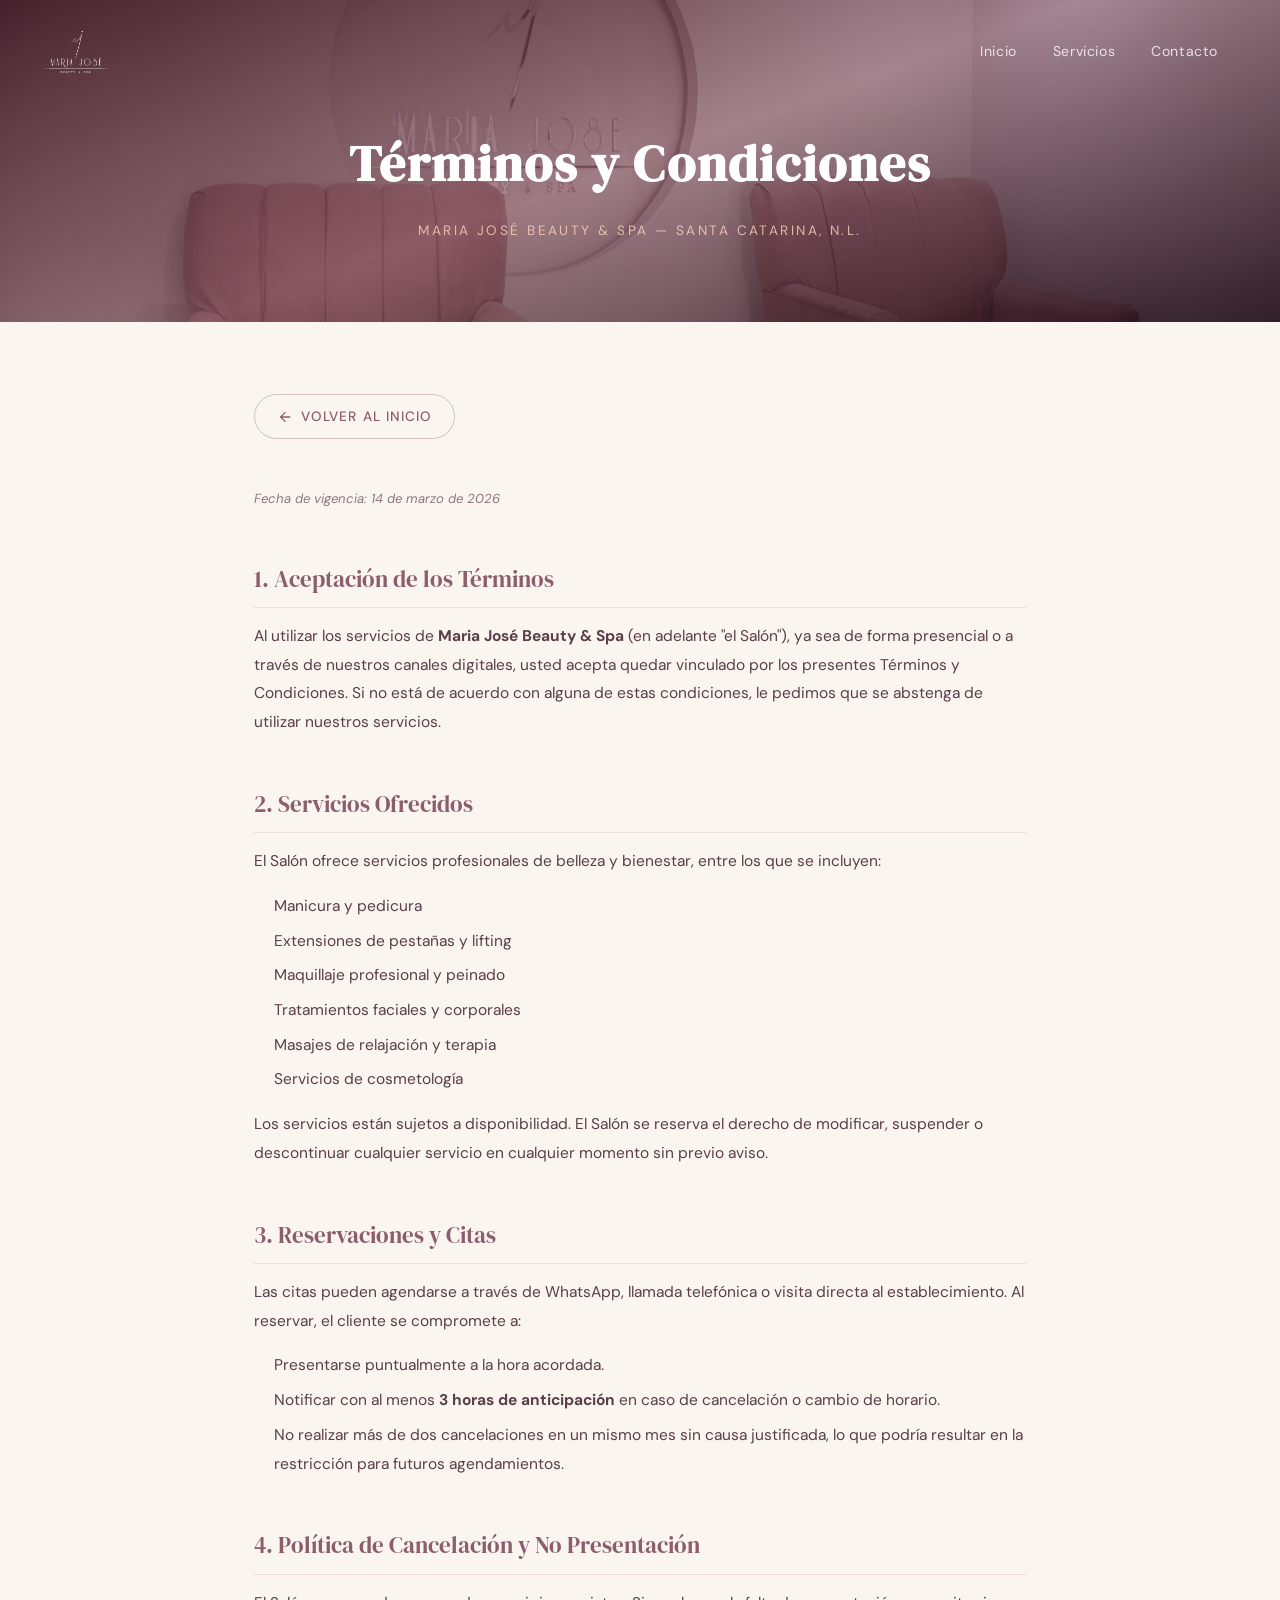
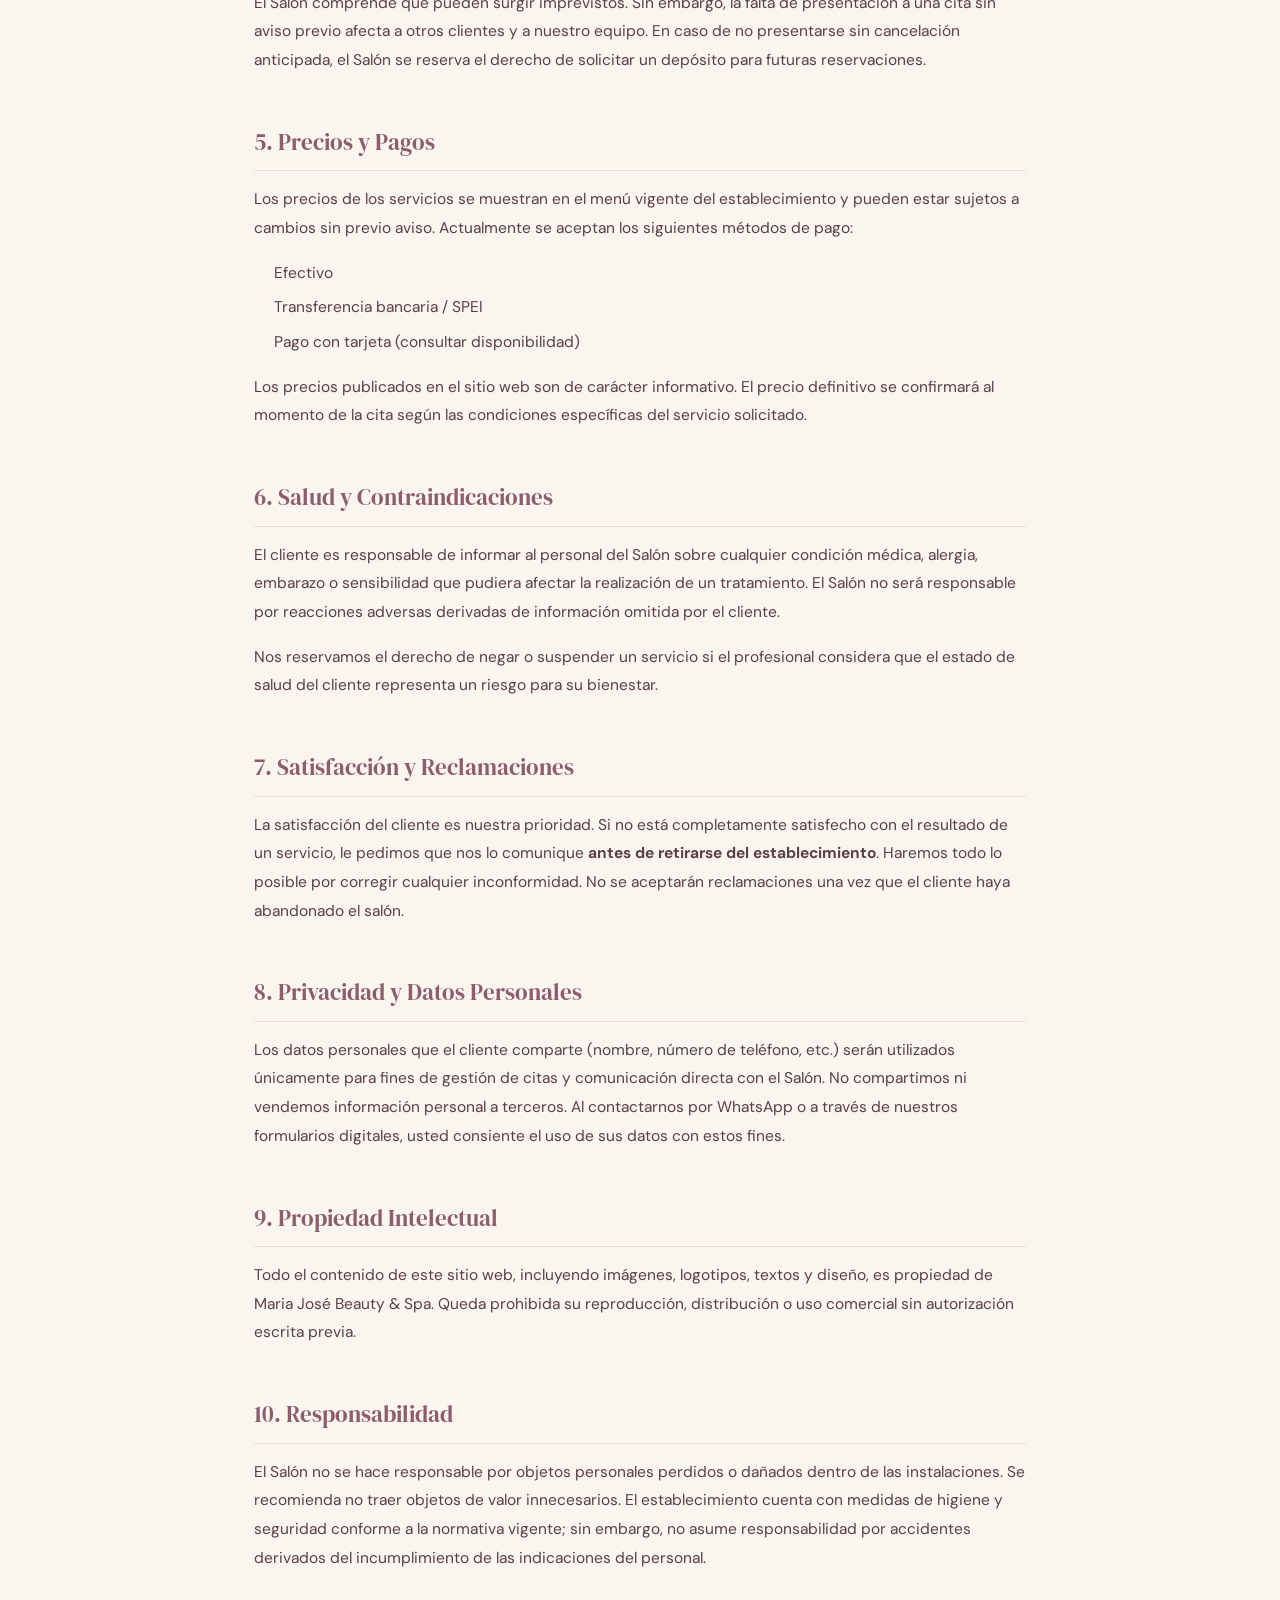
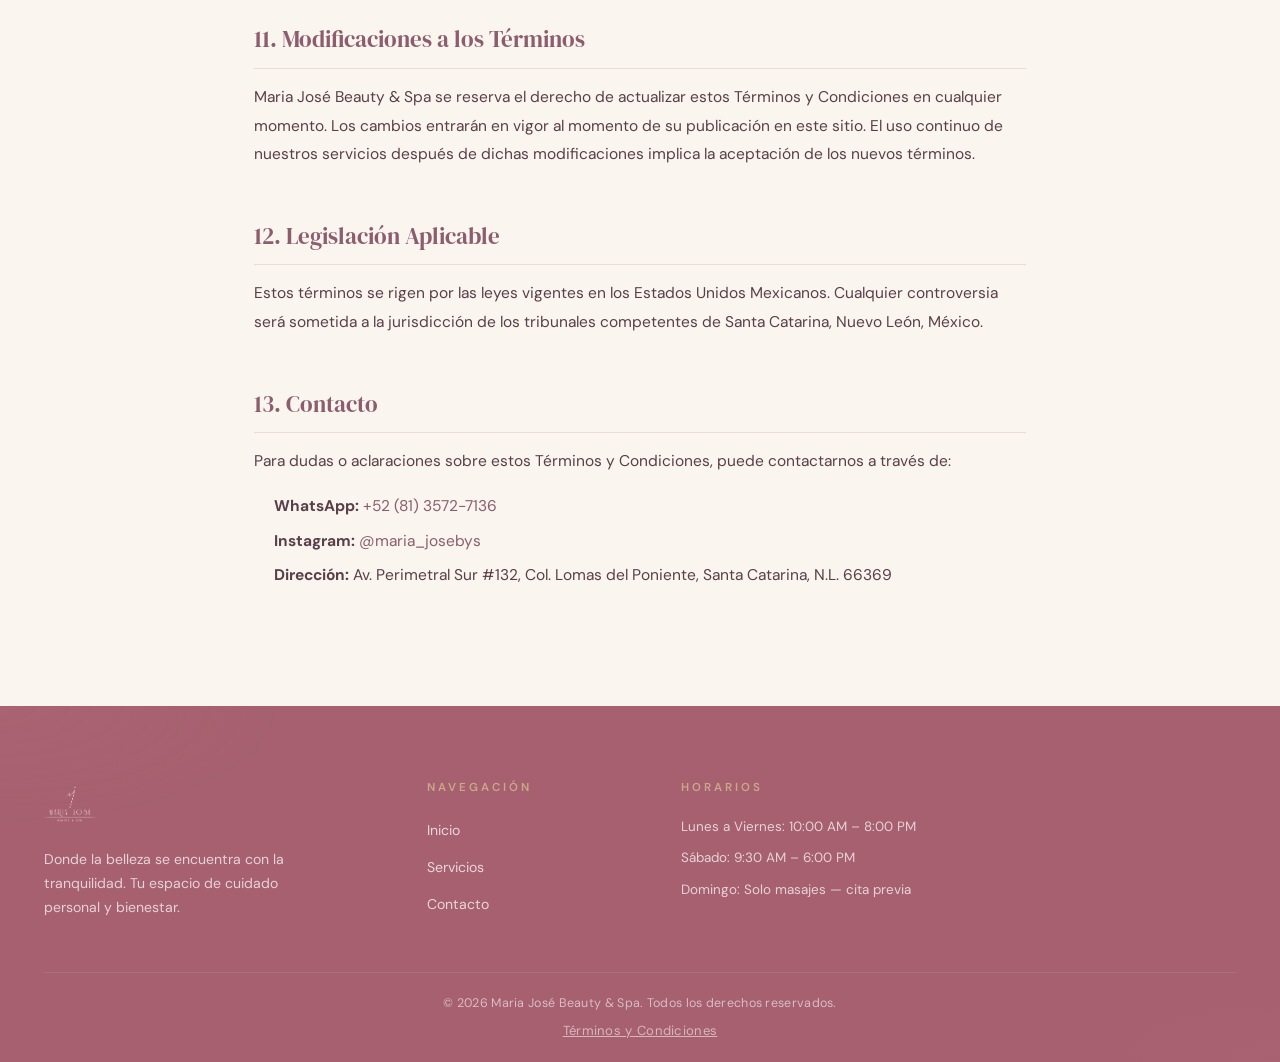
<file: terminos.html>
<!DOCTYPE html>
<html lang="es">
<head>
  <meta charset="UTF-8">
  <meta name="viewport" content="width=device-width, initial-scale=1.0">
  <title>T&eacute;rminos y Condiciones | Maria Jos&eacute; Beauty &amp; Spa</title>
  <meta name="description" content="T&eacute;rminos y condiciones de uso de los servicios de Maria Jos&eacute; Beauty &amp; Spa, Santa Catarina, N.L.">
  <link rel="icon" type="image/png" href="img/Logo.png">
  <link rel="preconnect" href="https://fonts.googleapis.com">
  <link rel="preconnect" href="https://fonts.gstatic.com" crossorigin>
  <link href="https://fonts.googleapis.com/css2?family=Cormorant+Garamond:ital,wght@0,300;0,400;0,500;0,600;1,300;1,400;1,500&family=DM+Sans:ital,opsz,wght@0,9..40,300;0,9..40,400;0,9..40,500;0,9..40,600;1,9..40,300&family=DM+Serif+Display:ital@0;1&display=swap" rel="stylesheet">
  <link rel="stylesheet" href="css/styles.css">
  <style>
    .terms-hero {
      background: linear-gradient(160deg, rgba(60,20,35,0.90) 0%, rgba(140,93,111,0.70) 50%, rgba(30,10,20,0.88) 100%),
                  url('img/local/espacio-1.jpg') center / cover no-repeat;
      padding: 120px 24px 80px;
      text-align: center;
    }
    .terms-hero__title {
      font-family: 'DM Serif Display', Georgia, serif;
      font-size: clamp(2rem, 5vw, 3.2rem);
      color: #fff;
      letter-spacing: 0.04em;
      margin-bottom: 12px;
    }
    .terms-hero__sub {
      font-family: 'DM Sans', system-ui, sans-serif;
      font-size: 0.85rem;
      letter-spacing: 0.18em;
      text-transform: uppercase;
      color: rgba(255,210,190,0.8);
    }
    .terms-body {
      max-width: 820px;
      margin: 0 auto;
      padding: 72px 24px 100px;
      color: #4A3540;
    }
    .terms-body h2 {
      font-family: 'DM Serif Display', Georgia, serif;
      font-size: 1.45rem;
      font-weight: 400;
      color: #8C5D6F;
      margin: 48px 0 14px;
      padding-bottom: 8px;
      border-bottom: 1px solid rgba(194,138,154,0.25);
    }
    .terms-body h2:first-child {
      margin-top: 0;
    }
    .terms-body p {
      font-family: 'DM Sans', system-ui, sans-serif;
      font-size: 0.97rem;
      line-height: 1.85;
      color: #5A3F4A;
      margin-bottom: 16px;
    }
    .terms-body ul {
      font-family: 'DM Sans', system-ui, sans-serif;
      font-size: 0.97rem;
      line-height: 1.85;
      color: #5A3F4A;
      padding-left: 20px;
      margin-bottom: 16px;
    }
    .terms-body ul li {
      margin-bottom: 6px;
    }
    .terms-body .terms-date {
      font-size: 0.82rem;
      color: #907680;
      margin-bottom: 40px;
      font-style: italic;
    }
    .terms-back {
      display: inline-flex;
      align-items: center;
      gap: 8px;
      font-family: 'DM Sans', system-ui, sans-serif;
      font-size: 0.85rem;
      font-weight: 500;
      letter-spacing: 0.08em;
      text-transform: uppercase;
      color: #8C5D6F;
      text-decoration: none;
      border: 1.5px solid rgba(140,93,111,0.35);
      border-radius: 50px;
      padding: 10px 22px;
      transition: background 0.2s, border-color 0.2s;
      margin-bottom: 48px;
    }
    .terms-back:hover {
      background: rgba(140,93,111,0.07);
      border-color: #8C5D6F;
    }
    .footer__legal a {
      color: rgba(255,255,255,0.55);
      text-decoration: underline;
      font-size: 0.82rem;
    }
    .footer__legal a:hover { color: #fff; }
  </style>
</head>
<body>

  <!-- ========== HEADER ========== -->
  <header class="header" id="header">
    <div class="header__container">
      <a href="index.html" class="header__logo">
        <img src="img/Logo.png" alt="Maria Jos&eacute; Beauty &amp; Spa" class="header__logo-img">
      </a>
      <nav class="header__nav" style="display:flex;">
        <ul class="header__nav-list">
          <li><a href="index.html" class="header__nav-link">Inicio</a></li>
          <li><a href="index.html#servicios" class="header__nav-link">Servicios</a></li>
          <li><a href="index.html#contacto" class="header__nav-link">Contacto</a></li>
        </ul>
      </nav>
    </div>
  </header>

  <!-- ========== HERO ========== -->
  <div class="terms-hero">
    <h1 class="terms-hero__title">T&eacute;rminos y Condiciones</h1>
    <p class="terms-hero__sub">Maria Jos&eacute; Beauty &amp; Spa &mdash; Santa Catarina, N.L.</p>
  </div>

  <!-- ========== CONTENIDO ========== -->
  <div class="terms-body">
    <a href="index.html" class="terms-back">
      <svg viewBox="0 0 24 24" fill="currentColor" width="16" height="16"><path d="M20 11H7.83l5.59-5.59L12 4l-8 8 8 8 1.41-1.41L7.83 13H20v-2z"/></svg>
      Volver al inicio
    </a>

    <p class="terms-date">Fecha de vigencia: 14 de marzo de 2026</p>

    <h2>1. Aceptaci&oacute;n de los T&eacute;rminos</h2>
    <p>
      Al utilizar los servicios de <strong>Maria Jos&eacute; Beauty &amp; Spa</strong> (en adelante "el Salón"), ya sea de forma presencial o a trav&eacute;s de nuestros canales digitales, usted acepta quedar vinculado por los presentes T&eacute;rminos y Condiciones. Si no est&aacute; de acuerdo con alguna de estas condiciones, le pedimos que se abstenga de utilizar nuestros servicios.
    </p>

    <h2>2. Servicios Ofrecidos</h2>
    <p>El Sal&oacute;n ofrece servicios profesionales de belleza y bienestar, entre los que se incluyen:</p>
    <ul>
      <li>Manicura y pedicura</li>
      <li>Extensiones de pesta&ntilde;as y lifting</li>
      <li>Maquillaje profesional y peinado</li>
      <li>Tratamientos faciales y corporales</li>
      <li>Masajes de relajaci&oacute;n y terapia</li>
      <li>Servicios de cosmetolog&iacute;a</li>
    </ul>
    <p>
      Los servicios est&aacute;n sujetos a disponibilidad. El Sal&oacute;n se reserva el derecho de modificar, suspender o descontinuar cualquier servicio en cualquier momento sin previo aviso.
    </p>

    <h2>3. Reservaciones y Citas</h2>
    <p>
      Las citas pueden agendarse a trav&eacute;s de WhatsApp, llamada telef&oacute;nica o visita directa al establecimiento. Al reservar, el cliente se compromete a:
    </p>
    <ul>
      <li>Presentarse puntualmente a la hora acordada.</li>
      <li>Notificar con al menos <strong>3 horas de anticipaci&oacute;n</strong> en caso de cancelaci&oacute;n o cambio de horario.</li>
      <li>No realizar m&aacute;s de dos cancelaciones en un mismo mes sin causa justificada, lo que podr&iacute;a resultar en la restricci&oacute;n para futuros agendamientos.</li>
    </ul>

    <h2>4. Pol&iacute;tica de Cancelaci&oacute;n y No Presentaci&oacute;n</h2>
    <p>
      El Sal&oacute;n comprende que pueden surgir imprevistos. Sin embargo, la falta de presentaci&oacute;n a una cita sin aviso previo afecta a otros clientes y a nuestro equipo. En caso de no presentarse sin cancelaci&oacute;n anticipada, el Sal&oacute;n se reserva el derecho de solicitar un dep&oacute;sito para futuras reservaciones.
    </p>

    <h2>5. Precios y Pagos</h2>
    <p>
      Los precios de los servicios se muestran en el men&uacute; vigente del establecimiento y pueden estar sujetos a cambios sin previo aviso. Actualmente se aceptan los siguientes m&eacute;todos de pago:
    </p>
    <ul>
      <li>Efectivo</li>
      <li>Transferencia bancaria / SPEI</li>
      <li>Pago con tarjeta (consultar disponibilidad)</li>
    </ul>
    <p>
      Los precios publicados en el sitio web son de car&aacute;cter informativo. El precio definitivo se confirmar&aacute; al momento de la cita seg&uacute;n las condiciones espec&iacute;ficas del servicio solicitado.
    </p>

    <h2>6. Salud y Contraindicaciones</h2>
    <p>
      El cliente es responsable de informar al personal del Sal&oacute;n sobre cualquier condici&oacute;n m&eacute;dica, alergia, embarazo o sensibilidad que pudiera afectar la realizaci&oacute;n de un tratamiento. El Sal&oacute;n no ser&aacute; responsable por reacciones adversas derivadas de informaci&oacute;n omitida por el cliente.
    </p>
    <p>
      Nos reservamos el derecho de negar o suspender un servicio si el profesional considera que el estado de salud del cliente representa un riesgo para su bienestar.
    </p>

    <h2>7. Satisfacci&oacute;n y Reclamaciones</h2>
    <p>
      La satisfacci&oacute;n del cliente es nuestra prioridad. Si no est&aacute; completamente satisfecho con el resultado de un servicio, le pedimos que nos lo comunique <strong>antes de retirarse del establecimiento</strong>. Haremos todo lo posible por corregir cualquier inconformidad. No se aceptar&aacute;n reclamaciones una vez que el cliente haya abandonado el sal&oacute;n.
    </p>

    <h2>8. Privacidad y Datos Personales</h2>
    <p>
      Los datos personales que el cliente comparte (nombre, n&uacute;mero de tel&eacute;fono, etc.) ser&aacute;n utilizados &uacute;nicamente para fines de gesti&oacute;n de citas y comunicaci&oacute;n directa con el Sal&oacute;n. No compartimos ni vendemos informaci&oacute;n personal a terceros. Al contactarnos por WhatsApp o a trav&eacute;s de nuestros formularios digitales, usted consiente el uso de sus datos con estos fines.
    </p>

    <h2>9. Propiedad Intelectual</h2>
    <p>
      Todo el contenido de este sitio web, incluyendo im&aacute;genes, logotipos, textos y dise&ntilde;o, es propiedad de Maria Jos&eacute; Beauty &amp; Spa. Queda prohibida su reproducci&oacute;n, distribuci&oacute;n o uso comercial sin autorizaci&oacute;n escrita previa.
    </p>

    <h2>10. Responsabilidad</h2>
    <p>
      El Sal&oacute;n no se hace responsable por objetos personales perdidos o da&ntilde;ados dentro de las instalaciones. Se recomienda no traer objetos de valor innecesarios. El establecimiento cuenta con medidas de higiene y seguridad conforme a la normativa vigente; sin embargo, no asume responsabilidad por accidentes derivados del incumplimiento de las indicaciones del personal.
    </p>

    <h2>11. Modificaciones a los T&eacute;rminos</h2>
    <p>
      Maria Jos&eacute; Beauty &amp; Spa se reserva el derecho de actualizar estos T&eacute;rminos y Condiciones en cualquier momento. Los cambios entrar&aacute;n en vigor al momento de su publicaci&oacute;n en este sitio. El uso continuo de nuestros servicios despu&eacute;s de dichas modificaciones implica la aceptaci&oacute;n de los nuevos t&eacute;rminos.
    </p>

    <h2>12. Legislaci&oacute;n Aplicable</h2>
    <p>
      Estos t&eacute;rminos se rigen por las leyes vigentes en los Estados Unidos Mexicanos. Cualquier controversia ser&aacute; sometida a la jurisdicci&oacute;n de los tribunales competentes de Santa Catarina, Nuevo Le&oacute;n, M&eacute;xico.
    </p>

    <h2>13. Contacto</h2>
    <p>
      Para dudas o aclaraciones sobre estos T&eacute;rminos y Condiciones, puede contactarnos a trav&eacute;s de:
    </p>
    <ul>
      <li><strong>WhatsApp:</strong> <a href="https://wa.me/5218135727136" target="_blank" rel="noopener" style="color:#8C5D6F;">+52 (81) 3572-7136</a></li>
      <li><strong>Instagram:</strong> <a href="https://www.instagram.com/maria_josebys/" target="_blank" rel="noopener" style="color:#8C5D6F;">@maria_josebys</a></li>
      <li><strong>Direcci&oacute;n:</strong> Av. Perimetral Sur #132, Col. Lomas del Poniente, Santa Catarina, N.L. 66369</li>
    </ul>
  </div>

  <!-- ========== FOOTER ========== -->
  <footer class="footer">
    <div class="container">
      <div class="footer__grid">
        <div class="footer__brand">
          <a href="index.html" class="footer__logo">
            <img src="img/Logo.png" alt="Maria Jos&eacute; Beauty &amp; Spa" class="footer__logo-img">
          </a>
          <p class="footer__brand-text">
            Donde la belleza se encuentra con la tranquilidad. Tu espacio de cuidado personal y bienestar.
          </p>
        </div>
        <div class="footer__links">
          <h4 class="footer__heading">Navegaci&oacute;n</h4>
          <ul>
            <li><a href="index.html">Inicio</a></li>
            <li><a href="index.html#servicios">Servicios</a></li>
            <li><a href="index.html#contacto">Contacto</a></li>
          </ul>
        </div>
        <div class="footer__schedule">
          <h4 class="footer__heading">Horarios</h4>
          <ul>
            <li>Lunes a Viernes: 10:00 AM &ndash; 8:00 PM</li>
            <li>S&aacute;bado: 9:30 AM &ndash; 6:00 PM</li>
            <li>Domingo: Solo masajes &mdash; cita previa</li>
          </ul>
        </div>
      </div>
      <div class="footer__bottom">
        <p>&copy; 2026 Maria Jos&eacute; Beauty &amp; Spa. Todos los derechos reservados.</p>
        <p class="footer__legal"><a href="terminos.html">T&eacute;rminos y Condiciones</a></p>
      </div>
    </div>
  </footer>

</body>
</html>
</file>
<file: css/styles.css>
/* ============================================
   Maria José Beauty & Spa
   Luxury Editorial Redesign — 2026
   Palette: Rosa Empolvado · Mauve · White
   ============================================ */

/* ---------- CSS Custom Properties ---------- */
:root {
  /* === PALETA OFICIAL === */
  --c-principal:     #C27B89;   /* rosa empolvado — color principal */
  --c-principal-dk:  #A6606F;   /* rosa oscuro — hover / acentos */
  --c-principal-lt:  #D49BAA;   /* rosa medio */
  --c-blush:         #F0DDE2;   /* blush muy claro */
  --c-secondary:     #E2C9B3;   /* nude/champagne — color secundario */
  --c-secondary-dk:  #C9A88A;   /* nude oscuro */
  --c-secondary-lt:  #F2E8DC;   /* nude muy claro */
  --c-gray:          #4A4A48;   /* gris oscuro — texto principal */
  --c-gray-mid:      #7A7A78;   /* gris medio — texto soft */
  --c-gray-lt:       #A8A8A6;   /* gris claro — texto muted */
  --c-white:         #FFFFFF;

  /* === ALIASES SEMÁNTICOS (mantener compatibilidad con código existente) === */
  --c-plum:          #A6606F;
  --c-plum-mid:      #C27B89;
  --c-plum-light:    #D49BAA;
  --c-rose:          #C27B89;
  --c-rose-mid:      #D49BAA;
  --c-rose-light:    #F0DDE2;
  --c-champagne:     #F2E8DC;
  --c-gold:          #C9A88A;
  --c-gold-light:    #E2C9B3;
  --c-ivory:         #FAF5EF;
  --c-teal:          #C27B89;
  --c-teal-dark:     #A6606F;
  --c-teal-light:    #E2C9B3;

  /* === SEMÁNTICOS === */
  --c-text:          #4A4A48;
  --c-text-soft:     #7A7A78;
  --c-text-muted:    #A8A8A6;
  --c-bg:            #FAF5EF;
  --c-surface:       #FFFFFF;
  --c-border:        rgba(194,123,137,0.14);

  /* === ALPHAS === */
  --c-white-95:      rgba(255,255,255,0.95);
  --c-white-80:      rgba(255,255,255,0.80);
  --c-white-60:      rgba(255,255,255,0.60);
  --c-white-30:      rgba(255,255,255,0.30);
  --c-white-12:      rgba(255,255,255,0.12);
  --c-plum-08:       rgba(194,123,137,0.08);
  --c-plum-15:       rgba(194,123,137,0.15);
  --c-gold-20:       rgba(226,201,179,0.30);

  /* === TIPOGRAFÍA === */
  --font-display:    'DM Serif Display', Georgia, serif;
  --font-serif:      'Cormorant Garamond', Georgia, serif;
  --font-sans:       'DM Sans', 'Segoe UI', system-ui, sans-serif;

  /* === SOMBRAS === */
  --shadow-xs:  0 1px 4px rgba(194,123,137,0.07);
  --shadow-sm:  0 2px 12px rgba(194,123,137,0.09);
  --shadow-md:  0 6px 28px rgba(194,123,137,0.13);
  --shadow-lg:  0 12px 48px rgba(194,123,137,0.17);
  --shadow-xl:  0 24px 72px rgba(194,123,137,0.22);
  --shadow-glow: 0 0 40px rgba(226,201,179,0.28);

  /* === RADIOS === */
  --r-xs:   4px;
  --r-sm:   8px;
  --r-md:   16px;
  --r-lg:   24px;
  --r-xl:   36px;
  --r-2xl:  60px;
  --r-full: 9999px;

  /* === ESPACIADO === */
  --section-pad:    56px;
  --section-pad-sm: 36px;

  /* === TRANSICIONES === */
  --ease:        cubic-bezier(0.4, 0, 0.2, 1);
  --ease-out:    cubic-bezier(0, 0, 0.2, 1);
  --ease-spring: cubic-bezier(0.34, 1.56, 0.64, 1);
  --t-fast: 0.18s;
  --t-base: 0.30s;
  --t-slow: 0.50s;
}

/* ============================================
   RESET & BASE
   ============================================ */
*, *::before, *::after {
  margin: 0;
  padding: 0;
  box-sizing: border-box;
}

html {
  scroll-behavior: smooth;
  -webkit-text-size-adjust: 100%;
  font-size: 16px;
}

body {
  font-family: var(--font-sans);
  font-weight: 400;
  color: var(--c-text);
  background-color: var(--c-bg);
  line-height: 1.7;
  overflow-x: hidden;
  -webkit-font-smoothing: antialiased;
  -moz-osx-font-smoothing: grayscale;
}

img { max-width: 100%; height: auto; display: block; }
a { text-decoration: none; color: inherit; transition: color var(--t-base) var(--ease); }
ul { list-style: none; }
button { font-family: inherit; }

/* ============================================
   UTILITY
   ============================================ */
.container {
  width: 100%;
  max-width: 1240px;
  margin: 0 auto;
  padding: 0 24px;
}

.sr-only {
  position: absolute;
  width: 1px; height: 1px;
  padding: 0; margin: -1px;
  overflow: hidden;
  clip: rect(0,0,0,0);
  white-space: nowrap;
  border: 0;
}

/* ============================================
   SECTION HEADER
   ============================================ */
.section-header {
  text-align: center;
  margin-bottom: 60px;
}

.section-header__label {
  font-family: var(--font-sans);
  font-size: 0.72rem;
  font-weight: 600;
  letter-spacing: 4px;
  text-transform: uppercase;
  color: var(--c-principal);
  margin-bottom: 14px;
  display: block;
}

.section-header__title {
  font-family: var(--font-display);
  font-size: clamp(2rem, 4vw, 3rem);
  font-weight: 400;
  color: var(--c-plum);
  line-height: 1.1;
  letter-spacing: -0.02em;
}

.section-header__divider {
  width: 48px;
  height: 1px;
  background: linear-gradient(90deg, transparent, var(--c-gold), transparent);
  margin: 20px auto;
}

.section-header__description {
  font-size: 1rem;
  color: var(--c-text-muted);
  max-width: 520px;
  margin: 0 auto;
  line-height: 1.75;
}

.section-header__description a {
  color: var(--c-rose);
  font-weight: 500;
}
.section-header__description a:hover { color: var(--c-plum); }

/* ============================================
   BUTTONS
   ============================================ */
.btn {
  display: inline-flex;
  align-items: center;
  justify-content: center;
  gap: 10px;
  padding: 14px 36px;
  font-family: var(--font-sans);
  font-size: 0.88rem;
  font-weight: 500;
  letter-spacing: 0.8px;
  border: none;
  border-radius: var(--r-full);
  cursor: pointer;
  transition: all var(--t-base) var(--ease);
  white-space: nowrap;
  position: relative;
  overflow: hidden;
}

.btn::after {
  content: '';
  position: absolute;
  inset: 0;
  background: rgba(255,255,255,0);
  transition: background var(--t-fast) var(--ease);
  border-radius: inherit;
}
.btn:hover::after { background: rgba(255,255,255,0.12); }

.btn--primary {
  background: linear-gradient(135deg, var(--c-ivory), var(--c-white));
  color: var(--c-plum);
  box-shadow: var(--shadow-md), 0 0 0 1px rgba(194,123,137,0.3);
}
.btn--primary:hover {
  transform: translateY(-3px);
  box-shadow: var(--shadow-lg), 0 0 0 1px rgba(194,123,137,0.5);
}

.btn--white {
  background: var(--c-white);
  color: var(--c-plum);
  box-shadow: var(--shadow-md);
}
.btn--white:hover {
  transform: translateY(-3px);
  box-shadow: var(--shadow-lg);
}

.btn--outline {
  background: transparent;
  color: var(--c-plum);
  border: 1.5px solid var(--c-rose-mid);
}
.btn--outline:hover {
  background: var(--c-rose-mid);
  color: var(--c-white);
  border-color: var(--c-rose-mid);
  transform: translateY(-2px);
}

.btn--gold {
  background: linear-gradient(135deg, var(--c-gold), var(--c-gold-light));
  color: var(--c-plum);
  box-shadow: 0 4px 20px rgba(194,123,137,0.35);
}
.btn--gold:hover {
  transform: translateY(-3px);
  box-shadow: 0 8px 32px rgba(194,123,137,0.45);
}

.btn--full { width: 100%; }
.btn__icon { flex-shrink: 0; }

/* ============================================
   HEADER
   ============================================ */
.header {
  position: fixed;
  top: 0; left: 0; right: 0;
  z-index: 1000;
  padding: 20px 0;
  transition: all var(--t-base) var(--ease);
}

.header--scrolled {
  background: rgba(162,96,111,0.92);
  backdrop-filter: blur(20px) saturate(1.5);
  -webkit-backdrop-filter: blur(20px) saturate(1.5);
  padding: 12px 0;
  box-shadow: 0 2px 32px rgba(194,123,137,0.3);
}

.header__container {
  display: flex;
  align-items: center;
  justify-content: space-between;
  max-width: 1240px;
  margin: 0 auto;
  padding: 0 24px;
}

.header__logo {
  display: flex;
  align-items: center;
  flex-shrink: 0;
}

.header__logo-img {
  height: 64px;
  width: auto;
  object-fit: contain;
  filter: brightness(0) invert(1) sepia(1) saturate(0.2) brightness(1.15);
  transition: transform var(--t-base) var(--ease), filter var(--t-base) var(--ease);
}
.header__logo-img:hover {
  transform: scale(1.04);
  filter: brightness(0) invert(1) sepia(1) saturate(0.6) hue-rotate(300deg) brightness(1.2);
}

/* Hamburger */
.header__toggle {
  display: flex;
  flex-direction: column;
  gap: 6px;
  background: none;
  border: none;
  cursor: pointer;
  padding: 11px 8px;
  min-width: 44px;
  min-height: 44px;
  justify-content: center;
  z-index: 1001;
}

.header__toggle span {
  display: block;
  width: 26px;
  height: 1.5px;
  background: var(--c-white);
  border-radius: 2px;
  transition: all var(--t-base) var(--ease);
  transform-origin: center;
}

.header__toggle.active span:nth-child(1) { transform: rotate(45deg) translate(5.5px, 5.5px); }
.header__toggle.active span:nth-child(2) { opacity: 0; transform: scaleX(0); }
.header__toggle.active span:nth-child(3) { transform: rotate(-45deg) translate(5.5px, -5.5px); }

/* Mobile Nav */
.header__nav {
  position: fixed;
  top: 0; right: -100%;
  width: 80%;
  max-width: 340px;
  height: 100vh;
  background: linear-gradient(170deg, var(--c-plum) 0%, var(--c-plum-mid) 100%);
  padding: 110px 48px 48px;
  transition: right 0.45s var(--ease);
  box-shadow: -8px 0 60px rgba(0,0,0,0.3);
}

.header__nav::before {
  content: '';
  position: absolute;
  top: -20%;
  right: -20%;
  width: 260px;
  height: 260px;
  background: radial-gradient(circle, rgba(194,123,137,0.15) 0%, transparent 70%);
  pointer-events: none;
}

.header__nav.open { right: 0; }

.header__nav-list {
  display: flex;
  flex-direction: column;
  gap: 4px;
}

.header__nav-link {
  display: block;
  padding: 13px 0;
  font-family: var(--font-sans);
  font-size: 1rem;
  font-weight: 400;
  letter-spacing: 0.5px;
  color: var(--c-white-80);
  border-bottom: 1px solid var(--c-white-12);
  transition: all var(--t-base) var(--ease);
}

.header__nav-link:hover,
.header__nav-link.is-active {
  color: var(--c-gold-light);
  padding-left: 12px;
}

/* Desktop nav */
@media (min-width: 960px) {
  .header__toggle { display: none; }

  .header__nav {
    position: static;
    width: auto;
    max-width: none;
    height: auto;
    background: none;
    padding: 0;
    box-shadow: none;
  }
  .header__nav::before { display: none; }

  .header__nav-list {
    flex-direction: row;
    gap: 0;
  }

  .header__nav-link {
    padding: 8px 18px;
    font-size: 0.88rem;
    letter-spacing: 0.6px;
    color: var(--c-white-80);
    border-bottom: none;
    border-radius: var(--r-full);
    position: relative;
  }

  .header__nav-link::after {
    content: '';
    position: absolute;
    bottom: 4px;
    left: 50%;
    transform: translateX(-50%) scaleX(0);
    width: 20px;
    height: 1px;
    background: var(--c-gold-light);
    transition: transform var(--t-base) var(--ease-spring);
  }

  .header__nav-link:hover,
  .header__nav-link.is-active {
    color: var(--c-white);
    padding-left: 18px;
    background: rgba(255,255,255,0.08);
  }

  .header__nav-link:hover::after,
  .header__nav-link.is-active::after {
    transform: translateX(-50%) scaleX(1);
  }
}

/* ============================================
   HERO
   ============================================ */
.hero {
  position: relative;
  min-height: 100svh;
  display: flex;
  align-items: center;
  justify-content: center;
  text-align: center;
  background:
    url('../img/local/hero.jpg') center / cover no-repeat;
  overflow: hidden;
}

.hero__overlay {
  position: absolute;
  inset: 0;
  background:
    linear-gradient(160deg, rgba(80,40,52,0.80) 0%, rgba(194,123,137,0.50) 45%, rgba(50,25,32,0.78) 100%);
  z-index: 1;
  pointer-events: none;
}

/* Aurora blobs */
.hero::before {
  content: '';
  position: absolute;
  inset: 0;
  z-index: 1;
  background:
    radial-gradient(ellipse 60% 50% at 20% 60%, rgba(194,123,137,0.18) 0%, transparent 60%),
    radial-gradient(ellipse 40% 40% at 80% 30%, rgba(226,201,179,0.12) 0%, transparent 55%);
  pointer-events: none;
  animation: auroraShift 18s ease-in-out infinite;
}

@keyframes auroraShift {
  0%, 100% { opacity: 1; transform: scale(1); }
  50%       { opacity: 0.7; transform: scale(1.04); }
}

.hero__content {
  position: relative;
  z-index: 2;
  padding: 0 24px;
  max-width: 720px;
  width: 100%;
  text-align: center;
  display: flex;
  flex-direction: column;
  align-items: center;
  animation: heroFadeUp 1s var(--ease-out) both;
}

@keyframes heroFadeUp {
  from { opacity: 0; transform: translateY(32px); }
  to   { opacity: 1; transform: translateY(0); }
}

.hero__logo {
  width: clamp(210px, 38vw, 360px);
  height: auto;
  margin: 0 auto 28px;
  mix-blend-mode: screen;
  filter: brightness(1.3) drop-shadow(0 0 36px rgba(255,210,200,0.5));
  animation: heroFadeUp 1.1s var(--ease-out) 0.1s both;
}


.hero__subtitle {
  font-family: var(--font-sans);
  font-size: clamp(0.85rem, 1.8vw, 1rem);
  font-weight: 400;
  color: rgba(255,220,210,0.85);
  letter-spacing: 0.18em;
  text-transform: uppercase;
  margin-bottom: 22px;
  animation: heroFadeUp 1.1s var(--ease-out) 0.26s both;
}

.hero__text {
  font-family: var(--font-serif);
  font-size: clamp(1.15rem, 3vw, 1.55rem);
  font-weight: 300;
  font-style: italic;
  color: rgba(250,240,230,0.92);
  margin-bottom: 36px;
  line-height: 1.65;
  letter-spacing: 0.02em;
  animation: heroFadeUp 1.1s var(--ease-out) 0.34s both;
}

.hero__cta-group {
  display: flex;
  gap: 14px;
  justify-content: center;
  flex-wrap: wrap;
  margin-bottom: 32px;
  animation: heroFadeUp 1.1s var(--ease-out) 0.44s both;
}

.btn--ghost-light {
  display: inline-flex;
  align-items: center;
  gap: 8px;
  padding: 14px 28px;
  border-radius: 50px;
  font-family: var(--font-sans);
  font-size: 0.88rem;
  font-weight: 500;
  letter-spacing: 0.06em;
  text-transform: uppercase;
  text-decoration: none;
  border: 1.5px solid rgba(255,255,255,0.5);
  color: rgba(255,255,255,0.92);
  background: rgba(255,255,255,0.08);
  backdrop-filter: blur(8px);
  transition: background 0.25s, border-color 0.25s, color 0.25s;
}
.btn--ghost-light:hover {
  background: rgba(255,255,255,0.18);
  border-color: rgba(255,255,255,0.85);
  color: #fff;
}

.hero__badges {
  display: flex;
  align-items: center;
  justify-content: center;
  gap: 10px;
  flex-wrap: wrap;
  animation: heroFadeUp 1.1s var(--ease-out) 0.54s both;
}

.hero__badge {
  display: inline-flex;
  align-items: center;
  gap: 5px;
  font-family: var(--font-sans);
  font-size: 0.78rem;
  font-weight: 500;
  letter-spacing: 0.05em;
  color: rgba(255,220,200,0.88);
  background: rgba(255,255,255,0.08);
  border: 1px solid rgba(255,200,180,0.22);
  border-radius: 20px;
  padding: 5px 13px;
  backdrop-filter: blur(6px);
}

.hero__badge svg {
  color: #f5c6a0;
  flex-shrink: 0;
}

.hero__badge-sep {
  color: rgba(255,255,255,0.3);
  font-size: 0.7rem;
}

.hero .btn {
  animation: none;
}

.hero__scroll-indicator {
  position: absolute;
  bottom: 36px;
  left: 50%;
  transform: translateX(-50%);
  z-index: 2;
}

.hero__scroll-indicator span {
  display: block;
  width: 22px;
  height: 38px;
  border-radius: 11px;
  border: 1.5px solid rgba(255,255,255,0.35);
  position: relative;
}

.hero__scroll-indicator span::after {
  content: '';
  position: absolute;
  top: 7px;
  left: 50%;
  transform: translateX(-50%);
  width: 3px;
  height: 7px;
  border-radius: 2px;
  background: rgba(255,255,255,0.6);
  animation: scrollBounce 2.2s ease-in-out infinite;
}

@keyframes scrollBounce {
  0%, 100% { top: 7px; opacity: 0.9; }
  55%       { top: 18px; opacity: 0.2; }
}

/* ============================================
   SERVICES
   ============================================ */
.services {
  padding: var(--section-pad) 0;
  background: var(--c-ivory);
  position: relative;
}

.services::before {
  content: '';
  position: absolute;
  top: 0; left: 0; right: 0;
  height: 1px;
  background: linear-gradient(90deg, transparent, var(--c-gold-light), transparent);
}

.services__grid {
  display: grid;
  grid-template-columns: 1fr;
  gap: 20px;
}

.service-card {
  position: relative;
  background: var(--c-white);
  border-radius: var(--r-xl);
  padding: 40px 32px;
  text-align: center;
  transition: transform var(--t-base) var(--ease), box-shadow var(--t-base) var(--ease);
  overflow: hidden;
  border: 1px solid var(--c-border);
}

.service-card::before {
  content: '';
  position: absolute;
  inset: 0;
  background: linear-gradient(135deg, rgba(194,123,137,0.04) 0%, transparent 60%);
  border-radius: inherit;
  pointer-events: none;
}

.service-card__accent {
  position: absolute;
  top: 0; left: 0; right: 0;
  height: 2px;
  background: linear-gradient(90deg, var(--c-rose-light), var(--c-gold), var(--c-rose-light));
  opacity: 0;
  transition: opacity var(--t-base) var(--ease);
}

.service-card:hover {
  transform: translateY(-6px);
  box-shadow: var(--shadow-lg);
}

.service-card:hover .service-card__accent { opacity: 1; }

.service-card--featured {
  background: linear-gradient(150deg, var(--c-plum) 0%, var(--c-plum-mid) 100%);
  border-color: transparent;
  color: var(--c-white);
}

.service-card--featured::before {
  background: radial-gradient(ellipse at top right, rgba(194,123,137,0.15) 0%, transparent 60%);
}

.service-card--featured .service-card__title { color: var(--c-white); }
.service-card--featured .service-card__text,
.service-card--featured .service-card__features li { color: var(--c-white-80); }
.service-card--featured .service-card__link { color: var(--c-gold-light); border-color: rgba(228,201,144,0.4); }
.service-card--featured .service-card__link:hover { background: var(--c-gold-20); color: var(--c-gold-light); }
.service-card--featured .service-card__price-tag { background: var(--c-gold-20); color: var(--c-gold-light); border-color: var(--c-gold-20); }
.service-card--featured .service-card__icon { color: var(--c-gold-light); }

.service-card__badge {
  position: absolute;
  top: 20px;
  right: 20px;
  padding: 4px 14px;
  background: var(--c-gold);
  color: var(--c-plum);
  font-size: 0.7rem;
  font-weight: 600;
  letter-spacing: 1.5px;
  text-transform: uppercase;
  border-radius: var(--r-full);
}

.service-card__icon {
  width: 56px;
  height: 56px;
  margin: 0 auto 20px;
  color: var(--c-rose);
}

.service-card__icon svg { width: 100%; height: 100%; }

.service-card__price-tag {
  display: inline-block;
  padding: 5px 16px;
  background: var(--c-blush);
  color: var(--c-plum);
  font-size: 0.78rem;
  font-weight: 600;
  letter-spacing: 0.5px;
  border-radius: var(--r-full);
  border: 1px solid var(--c-rose-light);
  margin-bottom: 14px;
}

.service-card__title {
  font-family: var(--font-display);
  font-size: 1.35rem;
  font-weight: 400;
  color: var(--c-plum);
  margin-bottom: 12px;
  letter-spacing: -0.01em;
}

.service-card__text {
  font-size: 0.9rem;
  color: var(--c-text-muted);
  line-height: 1.7;
  margin-bottom: 18px;
}

.service-card__features {
  text-align: left;
  margin-bottom: 24px;
  display: flex;
  flex-direction: column;
  gap: 6px;
}

.service-card__features li {
  font-size: 0.85rem;
  color: var(--c-text-soft);
  padding-left: 16px;
  position: relative;
}

.service-card__features li::before {
  content: '';
  position: absolute;
  left: 0;
  top: 50%;
  transform: translateY(-50%);
  width: 5px;
  height: 5px;
  background: var(--c-gold);
  border-radius: 50%;
}

.service-card__link {
  display: inline-block;
  font-size: 0.82rem;
  font-weight: 500;
  letter-spacing: 1px;
  text-transform: uppercase;
  color: var(--c-rose);
  padding: 8px 20px;
  border: 1px solid var(--c-rose-light);
  border-radius: var(--r-full);
  transition: all var(--t-base) var(--ease);
}

.service-card__link:hover {
  background: var(--c-rose);
  color: var(--c-white);
  border-color: var(--c-rose);
}

/* ============================================
   STATS STRIP
   ============================================ */
.stats-strip {
  padding: 72px 0;
  background: linear-gradient(135deg, var(--c-plum) 0%, var(--c-plum-mid) 100%);
  position: relative;
  overflow: hidden;
}

.stats-strip::before {
  content: '';
  position: absolute;
  inset: 0;
  background:
    radial-gradient(ellipse 50% 80% at 0% 50%, rgba(194,123,137,0.18) 0%, transparent 60%),
    radial-gradient(ellipse 40% 60% at 100% 50%, rgba(194,123,137,0.12) 0%, transparent 55%);
  pointer-events: none;
}

.stats-strip__grid {
  display: grid;
  grid-template-columns: repeat(2, 1fr);
  gap: 40px 24px;
  position: relative;
  z-index: 1;
}

.stat-item {
  text-align: center;
}

.stat-item__number {
  display: block;
  font-family: var(--font-display);
  font-size: clamp(2.4rem, 6vw, 3.5rem);
  color: var(--c-white);
  line-height: 1;
  margin-bottom: 8px;
  letter-spacing: -0.02em;
}

.stat-item__suffix {
  color: var(--c-gold-light);
}

.stat-item__label {
  font-size: 0.8rem;
  font-weight: 400;
  letter-spacing: 2px;
  text-transform: uppercase;
  color: rgba(255,255,255,0.80);
}

/* ============================================
   ESPACIO (OUR SPACE)
   ============================================ */
.espacio {
  padding: var(--section-pad) 0;
  background: var(--c-champagne);
}

.espacio__mosaic {
  display: grid;
  grid-template-columns: 1fr;
  grid-template-rows: auto;
  gap: 12px;
  border-radius: var(--r-xl);
  overflow: hidden;
}

.espacio__item {
  overflow: hidden;
  position: relative;
}

.espacio__item img {
  width: 100%;
  height: 100%;
  object-fit: cover;
  transition: transform 0.7s var(--ease);
}

.espacio__item:hover img { transform: scale(1.06); }

.espacio__item::after {
  content: '';
  position: absolute;
  inset: 0;
  background: linear-gradient(to top, rgba(194,123,137,0.3) 0%, transparent 50%);
  pointer-events: none;
}

.espacio__item {
  height: 220px;
}

.espacio__item--main { grid-column: 1; grid-row: auto; }
.espacio__item--tr   { grid-column: 1; grid-row: auto; display: block; }
.espacio__item--mr   { grid-column: 1; grid-row: auto; display: block; }
.espacio__item--bl   { grid-column: 1; grid-row: auto; display: block; }

/* ============================================
   CTA BANNER
   ============================================ */
.cta-banner {
  padding: 88px 24px;
  background:
    linear-gradient(135deg, var(--c-plum-mid) 0%, var(--c-plum) 100%);
  text-align: center;
  position: relative;
  overflow: hidden;
}

.cta-banner::before {
  content: '';
  position: absolute;
  inset: 0;
  background:
    radial-gradient(ellipse 60% 100% at 50% 50%, rgba(194,123,137,0.12) 0%, transparent 70%);
  pointer-events: none;
}

.cta-banner__title {
  font-family: var(--font-display);
  font-size: clamp(1.6rem, 4vw, 2.5rem);
  color: var(--c-white);
  margin-bottom: 16px;
  letter-spacing: -0.02em;
  position: relative;
}

.cta-banner__text {
  font-size: 1rem;
  color: var(--c-white-60);
  max-width: 500px;
  margin: 0 auto 36px;
  line-height: 1.75;
  position: relative;
}

/* ============================================
   PRICING
   ============================================ */
.pricing {
  padding: var(--section-pad) 0;
  background: var(--c-ivory);
}

.pricing__tabs {
  display: flex;
  flex-wrap: wrap;
  gap: 8px;
  justify-content: center;
  margin-bottom: 40px;
  padding: 6px;
  background: var(--c-blush);
  border-radius: var(--r-full);
  max-width: 680px;
  margin-left: auto;
  margin-right: auto;
}

.pricing__tab {
  flex: 1;
  min-width: 80px;
  padding: 10px 18px;
  background: none;
  border: none;
  border-radius: var(--r-full);
  font-family: var(--font-sans);
  font-size: 0.82rem;
  font-weight: 500;
  letter-spacing: 0.4px;
  color: var(--c-text-muted);
  cursor: pointer;
  transition: all var(--t-base) var(--ease);
  white-space: nowrap;
}

.pricing__tab--active,
.pricing__tab:hover {
  background: var(--c-white);
  color: var(--c-plum);
  box-shadow: var(--shadow-sm);
}

.pricing__panel { display: none; }
.pricing__panel--active { display: block; animation: panelIn 0.3s var(--ease-out) both; }

@keyframes panelIn {
  from { opacity: 0; transform: translateY(10px); }
  to   { opacity: 1; transform: translateY(0); }
}

.pricing__note {
  text-align: center;
  font-size: 0.84rem;
  color: var(--c-text-muted);
  margin-bottom: 28px;
  padding: 12px 24px;
  background: var(--c-blush);
  border-radius: var(--r-md);
  border-left: 3px solid var(--c-gold);
  max-width: 600px;
  margin-left: auto;
  margin-right: auto;
}

.pricing__grid {
  display: grid;
  grid-template-columns: 1fr;
  gap: 16px;
}

.pricing__item {
  background: var(--c-white);
  border-radius: var(--r-lg);
  padding: 22px 24px;
  border: 1px solid var(--c-border);
  transition: transform var(--t-fast) var(--ease), box-shadow var(--t-fast) var(--ease);
}

.pricing__item:hover {
  transform: translateY(-2px);
  box-shadow: var(--shadow-sm);
}

.pricing__item--highlight {
  background: linear-gradient(135deg, var(--c-plum) 0%, var(--c-plum-mid) 100%);
  border-color: transparent;
}
.pricing__item--highlight .pricing__item-name { color: var(--c-white); }
.pricing__item--highlight .pricing__item-price { color: var(--c-gold-light); }
.pricing__item--highlight .pricing__item-desc { color: var(--c-white-60); }

.pricing__item-top {
  display: flex;
  align-items: center;
  justify-content: space-between;
  gap: 12px;
  margin-bottom: 6px;
}

.pricing__item-name {
  font-family: var(--font-sans);
  font-size: 0.95rem;
  font-weight: 500;
  color: var(--c-text);
}

.pricing__item-price {
  font-family: var(--font-display);
  font-size: 1.1rem;
  font-weight: 400;
  color: var(--c-rose);
  white-space: nowrap;
  letter-spacing: -0.01em;
}

.pricing__item-desc {
  font-size: 0.82rem;
  color: var(--c-text-muted);
  line-height: 1.6;
}

/* ============================================
   AMBIENTE STRIP
   ============================================ */
.ambiente-strip {
  position: relative;
  height: 380px;
  overflow: hidden;
}

.ambiente-strip img {
  width: 100%;
  height: 100%;
  object-fit: cover;
  object-position: center 35%;
}

.ambiente-strip__overlay {
  position: absolute;
  inset: 0;
  background: linear-gradient(
    135deg,
    rgba(194,123,137,0.78) 0%,
    rgba(194,123,137,0.55) 100%
  );
  display: flex;
  align-items: center;
  justify-content: center;
  padding: 24px;
}

.ambiente-strip__quote {
  font-family: var(--font-serif);
  font-size: clamp(1.15rem, 3vw, 1.7rem);
  font-weight: 300;
  font-style: italic;
  color: var(--c-champagne);
  text-align: center;
  max-width: 640px;
  line-height: 1.6;
  letter-spacing: 0.02em;
  position: relative;
}

.ambiente-strip__quote::before,
.ambiente-strip__quote::after {
  content: '';
  display: block;
  width: 40px;
  height: 1px;
  background: var(--c-gold);
  margin: 16px auto;
}

/* ============================================
   GALLERY
   ============================================ */
.gallery {
  padding: var(--section-pad) 0;
  background: var(--c-white);
}

behold-branding,
a[href*="behold.so"] { display: none !important; }

behold-widget {
  display: block;
  width: 100%;
}

.gallery__grid {
  display: grid;
  grid-template-columns: repeat(3, 1fr);
  gap: 12px;
  margin-bottom: 40px;
}

.gallery__item {
  display: block;
  aspect-ratio: 1 / 1;
  overflow: hidden;
  border-radius: var(--r-md);
}

.gallery__item img {
  width: 100%;
  height: 100%;
  object-fit: cover;
  transition: transform 0.4s ease;
}

.gallery__item:hover img {
  transform: scale(1.05);
}

@media (max-width: 639px) {
  .gallery__grid {
    grid-template-columns: repeat(2, 1fr);
    gap: 8px;
    margin-bottom: 28px;
  }
}

.gallery__feed-placeholder {
  display: flex;
  flex-direction: column;
  align-items: center;
  justify-content: center;
  gap: 12px;
  padding: 80px 24px;
  background: var(--c-blush);
  border-radius: var(--r-xl);
  text-align: center;
}

.gallery__feed-icon { color: var(--c-rose); opacity: 0.6; }

.gallery__feed-text {
  font-family: var(--font-display);
  font-size: 1.4rem;
  color: var(--c-plum);
}

.gallery__feed-subtext {
  font-size: 0.88rem;
  color: var(--c-text-muted);
}

.gallery__cta { text-align: center; }

/* ============================================
   TEAM
   ============================================ */
.team {
  padding: var(--section-pad) 0;
  background: linear-gradient(180deg, var(--c-champagne) 0%, var(--c-ivory) 100%);
}

.team__grid {
  display: grid;
  grid-template-columns: 1fr;
  gap: 24px;
}

.team-card {
  display: flex;
  flex-direction: column;
  align-items: center;
  gap: 0;
  background: var(--c-white);
  border-radius: var(--r-xl);
  overflow: hidden;
  border: 1px solid var(--c-border);
  transition: transform var(--t-base) var(--ease), box-shadow var(--t-base) var(--ease);
}

.team-card:hover {
  transform: translateY(-6px);
  box-shadow: var(--shadow-lg);
}

.team-card__photo-wrap {
  position: relative;
  width: 100%;
  padding-top: 70%;
  flex-shrink: 0;
  overflow: hidden;
  background: var(--c-blush);
}

.team-card__photo-circle {
  position: absolute;
  inset: 0;
}

.team-card__photo-circle img {
  width: 100%;
  height: 100%;
  object-fit: cover;
  object-position: center 30%;
  transition: transform 0.7s var(--ease);
}

.team-card:hover .team-card__photo-circle img { transform: scale(1.05); }

.team-card__photo-wrap::after {
  content: '';
  position: absolute;
  inset: 0;
  background: linear-gradient(to bottom, transparent 50%, rgba(194,123,137,0.4) 100%);
  pointer-events: none;
}

.team-card__role-badge {
  position: absolute;
  top: 16px;
  right: 16px;
  padding: 5px 14px;
  border-radius: var(--r-full);
  font-size: 0.7rem;
  font-weight: 600;
  letter-spacing: 1.5px;
  text-transform: uppercase;
  z-index: 2;
}

.team-card__role-badge--ceo {
  background: var(--c-gold);
  color: var(--c-plum);
}

.team-card__body {
  padding: 28px 28px 32px;
  display: flex;
  flex-direction: column;
  width: 100%;
}

.team-card__name {
  font-family: var(--font-display);
  font-size: 1.4rem;
  font-weight: 400;
  color: var(--c-plum);
  margin-bottom: 4px;
  letter-spacing: -0.01em;
}

.team-card__specialty {
  font-size: 0.82rem;
  font-weight: 500;
  color: var(--c-rose);
  letter-spacing: 0.5px;
  margin-bottom: 18px;
  text-transform: uppercase;
  font-size: 0.76rem;
  letter-spacing: 1.5px;
}

.team-card__credentials {
  display: flex;
  flex-direction: column;
  gap: 6px;
  margin-bottom: 20px;
}

.team-card__credentials li {
  font-size: 0.84rem;
  color: var(--c-text-soft);
  padding-left: 14px;
  position: relative;
  line-height: 1.55;
}

.team-card__credentials li::before {
  content: '';
  position: absolute;
  left: 0;
  top: 8px;
  width: 4px;
  height: 4px;
  background: var(--c-gold);
  border-radius: 50%;
}

.team-card__tags {
  display: flex;
  flex-wrap: wrap;
  gap: 6px;
  margin-bottom: 24px;
}

.team-card__tags span {
  padding: 4px 12px;
  background: var(--c-blush);
  color: var(--c-plum-light);
  border-radius: var(--r-full);
  font-size: 0.75rem;
  font-weight: 500;
  letter-spacing: 0.3px;
  border: 1px solid var(--c-rose-light);
}

.team-card__gallery-btn {
  align-self: flex-start;
  padding: 10px 22px;
  background: none;
  border: 1.5px solid var(--c-rose-mid);
  border-radius: var(--r-full);
  font-family: var(--font-sans);
  font-size: 0.8rem;
  font-weight: 500;
  letter-spacing: 0.8px;
  color: var(--c-rose);
  cursor: pointer;
  transition: all var(--t-base) var(--ease);
}

.team-card__gallery-btn:hover {
  background: var(--c-rose);
  color: var(--c-white);
  border-color: var(--c-rose);
  transform: translateX(4px);
}

/* ============================================
   TESTIMONIALS
   ============================================ */
.testimonials {
  padding: var(--section-pad) 0;
  background: var(--c-plum);
  position: relative;
  overflow: hidden;
}

.testimonials::before {
  content: '';
  position: absolute;
  inset: 0;
  background:
    radial-gradient(ellipse 50% 60% at 10% 50%, rgba(194,123,137,0.12) 0%, transparent 60%),
    radial-gradient(ellipse 40% 50% at 90% 40%, rgba(194,123,137,0.08) 0%, transparent 55%);
  pointer-events: none;
}

.testimonials .section-header__title { color: var(--c-white); }
.testimonials .section-header__description { color: rgba(255,255,255,0.78); }

/* Carrusel */
.testimonials__carousel {
  position: relative;
  overflow: hidden;
  margin: 0 -8px;
  padding: 8px 8px 4px;
}

.testimonials__track {
  display: flex;
  gap: 24px;
  transition: transform 0.5s cubic-bezier(0.25, 0.46, 0.45, 0.94);
  will-change: transform;
}

.testimonials__controls {
  display: flex;
  align-items: center;
  justify-content: center;
  gap: 20px;
  margin-top: 32px;
}

.testimonials__btn {
  width: 44px;
  height: 44px;
  border-radius: 50%;
  background: rgba(255,255,255,0.10);
  border: 1px solid rgba(255,255,255,0.18);
  color: var(--c-white);
  display: flex;
  align-items: center;
  justify-content: center;
  cursor: pointer;
  transition: all var(--t-fast) var(--ease);
  flex-shrink: 0;
}

.testimonials__btn:hover {
  background: rgba(255,255,255,0.20);
  border-color: rgba(255,255,255,0.35);
  transform: scale(1.08);
}

.testimonials__btn:disabled {
  opacity: 0.3;
  cursor: not-allowed;
  transform: none;
}

.testimonials__dots {
  display: flex;
  gap: 8px;
  align-items: center;
}

.testimonials__dot {
  width: 8px;
  height: 8px;
  border-radius: 50%;
  background: rgba(255,255,255,0.45);
  border: none;
  cursor: pointer;
  transition: all var(--t-fast) var(--ease);
  padding: 0;
}

.testimonials__dot.is-active {
  background: var(--c-rose-light);
  width: 24px;
  border-radius: 4px;
}

.testimonial-card {
  background: rgba(255,255,255,0.05);
  backdrop-filter: blur(12px);
  -webkit-backdrop-filter: blur(12px);
  border: 1px solid rgba(255,255,255,0.10);
  border-radius: var(--r-xl);
  padding: 36px 32px;
  position: relative;
  transition: transform var(--t-base) var(--ease), box-shadow var(--t-base) var(--ease);
  flex: 0 0 100%;
  width: 100%;
  box-sizing: border-box;
}

.testimonial-card:hover {
  transform: translateY(-4px);
  box-shadow: 0 20px 60px rgba(0,0,0,0.25);
  border-color: rgba(255,255,255,0.18);
}

.testimonial-card__quote-mark {
  display: block;
  font-family: var(--font-display);
  font-size: 4rem;
  line-height: 1;
  color: var(--c-gold-light);
  opacity: 0.75;
  margin-bottom: -16px;
}

.testimonial-card__stars {
  color: #F5C518;
  font-size: 1rem;
  letter-spacing: 2px;
  margin-bottom: 16px;
}

.testimonial-card__text {
  font-family: var(--font-serif);
  font-size: 1.05rem;
  font-weight: 300;
  font-style: italic;
  color: rgba(255,248,240,0.92);
  line-height: 1.75;
  margin-bottom: 28px;
}

.testimonial-card__author {
  display: flex;
  align-items: center;
  gap: 14px;
}

.testimonial-card__avatar {
  width: 44px;
  height: 44px;
  background: linear-gradient(135deg, var(--c-rose), var(--c-plum-light));
  color: var(--c-white);
  border-radius: 50%;
  display: flex;
  align-items: center;
  justify-content: center;
  font-size: 0.82rem;
  font-weight: 600;
  flex-shrink: 0;
}

.testimonial-card__name {
  font-size: 0.9rem;
  font-weight: 500;
  color: var(--c-white);
}

.testimonial-card__service {
  font-size: 0.78rem;
  color: var(--c-gold-light);
  letter-spacing: 0.5px;
}

/* ============================================
   BOOKING
   ============================================ */
.booking {
  padding: var(--section-pad) 0;
  background: var(--c-ivory);
}

.booking__wrapper {
  display: grid;
  grid-template-columns: 1fr;
  gap: 48px;
}

.booking__info .section-header__title {
  text-align: left;
}

.booking__info .section-header__divider {
  margin-left: 0;
}

.booking__description {
  font-size: 0.95rem;
  color: var(--c-text-soft);
  line-height: 1.8;
  margin-bottom: 32px;
}

.booking__contact-info {
  display: flex;
  flex-direction: column;
  gap: 16px;
}

.booking__contact-item {
  display: flex;
  align-items: flex-start;
  gap: 14px;
  font-size: 0.88rem;
  color: var(--c-text-soft);
  line-height: 1.65;
}

.booking__contact-item svg {
  color: var(--c-gold);
  flex-shrink: 0;
  margin-top: 2px;
}

.maps-btn {
  display: inline-flex;
  align-items: center;
  gap: 6px;
  margin-top: 8px;
  padding: 6px 14px;
  background: var(--c-blush);
  border: 1px solid var(--c-rose-light);
  border-radius: var(--r-full);
  font-size: 0.78rem;
  font-weight: 500;
  color: var(--c-plum);
  cursor: pointer;
  transition: all var(--t-fast) var(--ease);
}

.maps-btn:hover {
  background: var(--c-rose);
  color: var(--c-white);
  border-color: var(--c-rose);
}

.maps-btn--footer {
  margin-top: 12px;
  display: inline-flex;
}

/* Form */
.booking__form {
  background: var(--c-white);
  border-radius: var(--r-xl);
  padding: 40px 32px;
  border: 1px solid var(--c-border);
  box-shadow: var(--shadow-md);
}

.form-group {
  margin-bottom: 22px;
}

.form-label {
  display: block;
  font-size: 0.8rem;
  font-weight: 500;
  letter-spacing: 0.8px;
  text-transform: uppercase;
  color: var(--c-text-soft);
  margin-bottom: 8px;
}

.form-input {
  width: 100%;
  padding: 13px 18px;
  background: var(--c-ivory);
  border: 1.5px solid var(--c-border);
  border-radius: var(--r-md);
  font-family: var(--font-sans);
  font-size: 0.92rem;
  color: var(--c-text);
  transition: border-color var(--t-fast) var(--ease), box-shadow var(--t-fast) var(--ease);
  appearance: none;
  -webkit-appearance: none;
}

.form-input:focus {
  outline: 2px solid var(--c-rose-mid);
  outline-offset: 2px;
  border-color: var(--c-rose-mid);
  box-shadow: 0 0 0 4px rgba(194,123,137,0.20);
  background: var(--c-white);
}

.form-input::placeholder { color: var(--c-text-muted); }

select.form-input {
  background-image: url("data:image/svg+xml,%3Csvg xmlns='http://www.w3.org/2000/svg' viewBox='0 0 24 24' fill='%23C28A9A'%3E%3Cpath d='M7 10l5 5 5-5z'/%3E%3C/svg%3E");
  background-repeat: no-repeat;
  background-position: right 14px center;
  background-size: 20px;
  padding-right: 44px;
  cursor: pointer;
}

input[type="date"].form-input::-webkit-calendar-picker-indicator {
  opacity: 0.5;
  cursor: pointer;
}

.form-row {
  display: grid;
  grid-template-columns: 1fr 1fr;
  gap: 16px;
}

.form-note {
  font-size: 0.78rem;
  color: var(--c-rose);
  margin-top: 6px;
  display: none;
}

.form-note.visible { display: block; }

.input--bloqueado {
  border-color: #B94A4A !important;
  background: rgba(185,74,74,0.05) !important;
  color: #B94A4A;
}

.form-success {
  display: flex;
  flex-direction: column;
  align-items: center;
  text-align: center;
  padding: 40px 24px;
  gap: 16px;
}

.form-success__icon {
  width: 64px;
  height: 64px;
  background: linear-gradient(135deg, var(--c-rose), var(--c-plum-light));
  border-radius: 50%;
  display: flex;
  align-items: center;
  justify-content: center;
  color: var(--c-white);
  animation: successPop 0.5s var(--ease-spring) both;
}

@keyframes successPop {
  from { transform: scale(0); opacity: 0; }
  to   { transform: scale(1); opacity: 1; }
}

.form-success h3 {
  font-family: var(--font-display);
  font-size: 1.4rem;
  color: var(--c-plum);
}

.form-success p { font-size: 0.9rem; color: var(--c-text-muted); }

/* Booking submit override */
.booking__form .btn--primary {
  background: linear-gradient(135deg, var(--c-plum), var(--c-plum-mid));
  color: var(--c-white);
  padding: 15px 36px;
  font-size: 0.9rem;
  box-shadow: var(--shadow-md);
}

.booking__form .btn--primary:hover {
  transform: translateY(-2px);
  box-shadow: var(--shadow-lg);
}

/* ============================================
   FOOTER
   ============================================ */
.footer {
  background: var(--c-plum);
  padding: 72px 0 0;
  position: relative;
  overflow: hidden;
}

.footer::before {
  content: '';
  position: absolute;
  inset: 0;
  background:
    radial-gradient(ellipse 40% 60% at 0% 0%, rgba(194,123,137,0.10) 0%, transparent 55%),
    radial-gradient(ellipse 30% 40% at 100% 100%, rgba(194,123,137,0.07) 0%, transparent 50%);
  pointer-events: none;
}

.footer__grid {
  display: grid;
  grid-template-columns: 1fr;
  gap: 40px;
  padding-bottom: 52px;
  border-bottom: 1px solid rgba(255,255,255,0.08);
  position: relative;
}

.footer__logo-img {
  height: 52px;
  width: auto;
  object-fit: contain;
  mix-blend-mode: screen;
  margin-bottom: 18px;
}

.footer__brand-text {
  font-size: 0.88rem;
  color: rgba(255,255,255,0.72);
  line-height: 1.7;
  max-width: 280px;
}

.footer__heading {
  font-family: var(--font-sans);
  font-size: 0.72rem;
  font-weight: 600;
  letter-spacing: 3px;
  text-transform: uppercase;
  color: var(--c-gold);
  margin-bottom: 18px;
}

.footer__links ul,
.footer__schedule ul {
  display: flex;
  flex-direction: column;
  gap: 10px;
}

.footer__links a {
  font-size: 0.88rem;
  color: rgba(255,255,255,0.75);
  transition: color var(--t-fast) var(--ease);
}
.footer__links a:hover { color: var(--c-white); }

.footer__schedule li {
  font-size: 0.84rem;
  color: rgba(255,255,255,0.72);
  line-height: 1.6;
}

.footer__address {
  font-size: 0.82rem;
  color: rgba(255,255,255,0.68);
  line-height: 1.65;
  margin-top: 18px;
}

.footer__social-links {
  display: flex;
  gap: 14px;
}

.footer__social-link {
  width: 44px;
  height: 44px;
  background: rgba(255,255,255,0.10);
  border: 1px solid rgba(255,255,255,0.22);
  border-radius: var(--r-md);
  display: flex;
  align-items: center;
  justify-content: center;
  color: rgba(255,255,255,0.80);
  transition: all var(--t-base) var(--ease);
}

.footer__social-link:hover {
  background: var(--c-rose);
  border-color: var(--c-rose);
  color: var(--c-white);
  transform: translateY(-3px);
  box-shadow: 0 8px 24px rgba(194,123,137,0.35);
}

.footer__bottom {
  padding: 20px 0;
  text-align: center;
}

.footer__bottom p {
  font-size: 0.78rem;
  color: rgba(255,255,255,0.58);
  letter-spacing: 0.3px;
}

.footer__legal {
  margin-top: 6px;
}

.footer__legal a {
  color: rgba(255,255,255,0.60);
  text-decoration: underline;
  transition: color 0.2s;
}

.footer__legal a:hover {
  color: rgba(255,255,255,0.75);
}

/* ============================================
   WHATSAPP FLOAT
   ============================================ */
.whatsapp-float {
  position: fixed;
  bottom: 88px;
  right: 24px;
  width: 54px;
  height: 54px;
  background: #25D366;
  color: var(--c-white);
  border-radius: 50%;
  display: flex;
  align-items: center;
  justify-content: center;
  z-index: 900;
  box-shadow: 0 4px 20px rgba(37,211,102,0.4);
  transition: all var(--t-base) var(--ease-spring);
}

.whatsapp-float:hover {
  transform: scale(1.12) translateY(-3px);
  box-shadow: 0 8px 32px rgba(37,211,102,0.5);
}

/* ============================================
   CHAT WIDGET
   ============================================ */
.chat-widget {
  position: fixed;
  bottom: 24px;
  right: 24px;
  z-index: 910;
}

.chat-widget__toggle {
  width: 54px;
  height: 54px;
  background: linear-gradient(135deg, var(--c-plum-mid), var(--c-plum));
  border: none;
  border-radius: 50%;
  display: flex;
  align-items: center;
  justify-content: center;
  cursor: pointer;
  color: var(--c-white);
  box-shadow: var(--shadow-lg);
  transition: all var(--t-base) var(--ease-spring);
  position: relative;
}

.chat-widget__toggle:hover {
  transform: scale(1.1);
  box-shadow: var(--shadow-xl);
}

.chat-widget__toggle-icon { transition: all var(--t-base) var(--ease); }
.chat-widget__toggle-icon--close { position: absolute; opacity: 0; transform: rotate(-90deg) scale(0.5); }

.chat-widget.is-open .chat-widget__toggle-icon--chat { opacity: 0; transform: rotate(90deg) scale(0.5); }
.chat-widget.is-open .chat-widget__toggle-icon--close { opacity: 1; transform: rotate(0) scale(1); }

.chat-widget__badge {
  position: absolute;
  top: -3px;
  right: -3px;
  width: 20px;
  height: 20px;
  background: var(--c-rose);
  color: var(--c-white);
  border-radius: 50%;
  font-size: 0.68rem;
  font-weight: 600;
  display: flex;
  align-items: center;
  justify-content: center;
  border: 2px solid var(--c-white);
  opacity: 0;
  transform: scale(0);
  transition: all 0.3s var(--ease-spring);
}

.chat-widget__badge.visible {
  opacity: 1;
  transform: scale(1);
}

.chat-widget__box {
  position: absolute;
  bottom: 68px;
  right: 0;
  width: min(340px, calc(100vw - 48px));
  background: var(--c-white);
  border-radius: var(--r-xl);
  box-shadow: var(--shadow-xl);
  overflow: hidden;
  transform: scale(0.9) translateY(20px);
  transform-origin: bottom right;
  opacity: 0;
  pointer-events: none;
  transition: all 0.35s var(--ease-spring);
}

.chat-widget.is-open .chat-widget__box {
  transform: scale(1) translateY(0);
  opacity: 1;
  pointer-events: all;
}

.chat-widget__header {
  display: flex;
  align-items: center;
  justify-content: space-between;
  padding: 18px 20px;
  background: linear-gradient(135deg, var(--c-plum), var(--c-plum-mid));
}

.chat-widget__header-left {
  display: flex;
  align-items: center;
  gap: 12px;
}

.chat-widget__avatar {
  width: 40px;
  height: 40px;
  background: linear-gradient(135deg, var(--c-rose), var(--c-plum-light));
  color: var(--c-white);
  border-radius: 50%;
  display: flex;
  align-items: center;
  justify-content: center;
  font-size: 0.78rem;
  font-weight: 600;
  flex-shrink: 0;
}

.chat-widget__header-name {
  font-size: 0.9rem;
  font-weight: 500;
  color: var(--c-white);
}

.chat-widget__header-status {
  display: flex;
  align-items: center;
  gap: 6px;
  font-size: 0.76rem;
  color: rgba(255,255,255,0.60);
}

.chat-widget__status-dot {
  width: 7px;
  height: 7px;
  background: #4ade80;
  border-radius: 50%;
  display: inline-block;
  animation: statusPulse 2s ease-in-out infinite;
}

@keyframes statusPulse {
  0%, 100% { box-shadow: 0 0 0 0 rgba(74,222,128,0.6); }
  50%       { box-shadow: 0 0 0 4px rgba(74,222,128,0); }
}

.chat-widget__close {
  background: none;
  border: none;
  color: rgba(255,255,255,0.60);
  cursor: pointer;
  padding: 6px;
  border-radius: var(--r-sm);
  transition: all var(--t-fast) var(--ease);
}
.chat-widget__close:hover { color: var(--c-white); background: rgba(255,255,255,0.12); }

.chat-widget__messages {
  height: 300px;
  overflow-y: auto;
  padding: 20px 16px;
  display: flex;
  flex-direction: column;
  gap: 14px;
  scroll-behavior: smooth;
}

.chat-widget__messages::-webkit-scrollbar { width: 4px; }
.chat-widget__messages::-webkit-scrollbar-thumb { background: var(--c-blush); border-radius: 2px; }

.chat-msg {
  display: flex;
  align-items: flex-end;
  gap: 8px;
}

.chat-msg.user {
  flex-direction: row-reverse;
}

.chat-msg__avatar {
  width: 30px;
  height: 30px;
  background: linear-gradient(135deg, var(--c-rose), var(--c-plum-light));
  color: var(--c-white);
  border-radius: 50%;
  display: flex;
  align-items: center;
  justify-content: center;
  font-size: 0.65rem;
  font-weight: 600;
  flex-shrink: 0;
}

.chat-msg__bubble {
  max-width: 76%;
  padding: 10px 14px;
  border-radius: 18px;
  font-size: 0.86rem;
  line-height: 1.55;
  white-space: pre-wrap;
}

.chat-msg.bot .chat-msg__bubble {
  background: var(--c-blush);
  color: var(--c-text);
  border-bottom-left-radius: 4px;
}

.chat-msg.user .chat-msg__bubble {
  background: linear-gradient(135deg, var(--c-plum), var(--c-plum-mid));
  color: var(--c-white);
  border-bottom-right-radius: 4px;
}

.chat-typing {
  display: flex;
  align-items: center;
  gap: 8px;
}

.chat-typing__dots {
  display: flex;
  align-items: center;
  gap: 4px;
  padding: 10px 14px;
  background: var(--c-blush);
  border-radius: 18px;
  border-bottom-left-radius: 4px;
}

.chat-typing__dot {
  width: 6px;
  height: 6px;
  background: var(--c-rose-mid);
  border-radius: 50%;
  animation: typingDot 1.4s ease-in-out infinite;
}
.chat-typing__dot:nth-child(2) { animation-delay: 0.2s; }
.chat-typing__dot:nth-child(3) { animation-delay: 0.4s; }

@keyframes typingDot {
  0%, 100% { transform: translateY(0); opacity: 0.5; }
  50%       { transform: translateY(-5px); opacity: 1; }
}

.chat-chips {
  display: flex;
  flex-wrap: wrap;
  gap: 6px;
  padding: 0 0 0 38px;
}

.chat-chip {
  padding: 6px 14px;
  background: var(--c-white);
  border: 1px solid var(--c-rose-light);
  border-radius: var(--r-full);
  font-family: var(--font-sans);
  font-size: 0.78rem;
  color: var(--c-plum);
  cursor: pointer;
  transition: all var(--t-fast) var(--ease);
}

.chat-chip:hover {
  background: var(--c-rose);
  color: var(--c-white);
  border-color: var(--c-rose);
}

.chat-wa-btn,
.chat-maps-btn {
  display: inline-flex;
  align-items: center;
  gap: 6px;
  padding: 8px 16px;
  border-radius: var(--r-full);
  font-size: 0.78rem;
  font-weight: 500;
  transition: all var(--t-fast) var(--ease);
}

.chat-wa-btn {
  background: #25D366;
  color: var(--c-white);
}
.chat-wa-btn:hover { background: #1ea851; transform: translateY(-1px); }

.chat-maps-btn {
  background: var(--c-blush);
  color: var(--c-plum);
  border: 1px solid var(--c-rose-light);
}
.chat-maps-btn:hover { background: var(--c-rose); color: var(--c-white); }

.chat-widget__form {
  display: flex;
  align-items: center;
  gap: 10px;
  padding: 14px 16px;
  border-top: 1px solid var(--c-border);
  background: var(--c-ivory);
}

.chat-widget__input {
  flex: 1;
  padding: 10px 16px;
  background: var(--c-white);
  border: 1.5px solid var(--c-border);
  border-radius: var(--r-full);
  font-family: var(--font-sans);
  font-size: 0.86rem;
  color: var(--c-text);
  outline: none;
  transition: border-color var(--t-fast) var(--ease);
}

.chat-widget__input:focus { border-color: var(--c-rose-mid); }

.chat-widget__send {
  width: 38px;
  height: 38px;
  background: linear-gradient(135deg, var(--c-plum-mid), var(--c-plum));
  border: none;
  border-radius: 50%;
  display: flex;
  align-items: center;
  justify-content: center;
  color: var(--c-white);
  cursor: pointer;
  flex-shrink: 0;
  transition: all var(--t-base) var(--ease-spring);
}

.chat-widget__send:hover { transform: scale(1.1); box-shadow: var(--shadow-md); }

/* ============================================
   GALLERY MODAL
   ============================================ */
.gallery-modal {
  position: fixed;
  inset: 0;
  z-index: 2000;
  display: flex;
  align-items: center;
  justify-content: center;
  padding: 20px;
  pointer-events: none;
  opacity: 0;
  transition: opacity var(--t-base) var(--ease);
}

.gallery-modal.is-open {
  pointer-events: all;
  opacity: 1;
}

.gallery-modal__backdrop {
  position: absolute;
  inset: 0;
  background: rgba(194,123,137,0.85);
  backdrop-filter: blur(8px);
  -webkit-backdrop-filter: blur(8px);
}

.gallery-modal__container {
  position: relative;
  background: var(--c-plum);
  border-radius: var(--r-xl);
  overflow: hidden;
  max-width: 680px;
  width: 100%;
  transform: scale(0.9);
  transition: transform var(--t-base) var(--ease-spring);
}

.gallery-modal.is-open .gallery-modal__container {
  transform: scale(1);
}

.gallery-modal__close {
  position: absolute;
  top: 16px;
  right: 16px;
  width: 36px;
  height: 36px;
  background: rgba(255,255,255,0.10);
  border: none;
  border-radius: 50%;
  color: var(--c-white);
  font-size: 1.4rem;
  line-height: 1;
  cursor: pointer;
  display: flex;
  align-items: center;
  justify-content: center;
  z-index: 5;
  transition: background var(--t-fast) var(--ease);
}
.gallery-modal__close:hover { background: rgba(255,255,255,0.22); }

.gallery-modal__header {
  display: flex;
  align-items: center;
  justify-content: space-between;
  padding: 20px 24px 16px;
}

.gallery-modal__title {
  font-family: var(--font-display);
  font-size: 1.2rem;
  font-weight: 400;
  color: var(--c-white);
}

.gallery-modal__counter {
  font-size: 0.8rem;
  color: var(--c-gold);
  letter-spacing: 1px;
}

.gallery-modal__stage {
  position: relative;
  display: flex;
  align-items: center;
}

.gallery-modal__slide {
  flex: 1;
  aspect-ratio: 4/3;
  overflow: hidden;
}

.gallery-modal__img {
  width: 100%;
  height: 100%;
  object-fit: cover;
  transition: opacity 0.2s var(--ease);
}

.gallery-modal__img.is-fading { opacity: 0; }

.gallery-modal__nav {
  position: absolute;
  top: 50%;
  transform: translateY(-50%);
  width: 44px;
  height: 44px;
  background: rgba(194,123,137,0.7);
  backdrop-filter: blur(8px);
  border: 1px solid rgba(255,255,255,0.15);
  border-radius: 50%;
  color: var(--c-white);
  font-size: 1.6rem;
  cursor: pointer;
  display: flex;
  align-items: center;
  justify-content: center;
  transition: all var(--t-fast) var(--ease);
  z-index: 3;
}

.gallery-modal__nav:hover { background: rgba(194,123,137,0.95); transform: translateY(-50%) scale(1.08); }
.gallery-modal__nav:disabled { opacity: 0.3; cursor: not-allowed; }
.gallery-modal__nav--prev { left: 12px; }
.gallery-modal__nav--next { right: 12px; }

.gallery-modal__dots {
  display: flex;
  justify-content: center;
  gap: 8px;
  padding: 16px 24px;
}

.gallery-modal__dot {
  width: 7px;
  height: 7px;
  background: rgba(255,255,255,0.25);
  border: none;
  border-radius: 50%;
  cursor: pointer;
  transition: all var(--t-fast) var(--ease);
  padding: 0;
}

.gallery-modal__dot.is-active {
  background: var(--c-gold);
  transform: scale(1.4);
}

/* ============================================
   SCROLL REVEAL
   ============================================ */
.reveal {
  opacity: 0;
  transform: translateY(28px);
  transition: opacity 0.7s var(--ease-out), transform 0.7s var(--ease-out);
}

.reveal.visible {
  opacity: 1;
  transform: translateY(0);
}

/* ============================================
   RESPONSIVE — TABLET (640px+)
   ============================================ */
@media (min-width: 640px) {
  .services__grid { grid-template-columns: repeat(2, 1fr); }
  .stats-strip__grid { grid-template-columns: repeat(4, 1fr); }
  .team__grid { grid-template-columns: repeat(2, 1fr); }
  .testimonials__grid { grid-template-columns: 1fr; }
  .pricing__grid { grid-template-columns: repeat(2, 1fr); }

  .espacio__mosaic {
    grid-template-columns: 1fr 1fr;
    grid-template-rows: 240px 240px;
  }

  .espacio__item { height: auto; }
  .espacio__item--main { grid-column: 1; grid-row: 1 / 3; }
  .espacio__item--tr   { grid-column: 2; grid-row: 1; }
  .espacio__item--mr   { grid-column: 2; grid-row: 2; display: block; }
  .espacio__item--bl   { grid-column: 1 / 3; grid-row: 3; display: block; height: 200px; }
}

/* ============================================
   RESPONSIVE — DESKTOP (960px+)
   ============================================ */
@media (min-width: 960px) {
  :root {
    --section-pad: 120px;
  }

  .services__grid { grid-template-columns: repeat(3, 1fr); gap: 24px; }
  .team__grid { grid-template-columns: repeat(3, 1fr); }
  .testimonials__grid { grid-template-columns: repeat(3, 1fr); }
  .pricing__grid { grid-template-columns: repeat(3, 1fr); }

  .booking__wrapper {
    grid-template-columns: 1fr 1.1fr;
    gap: 64px;
    align-items: start;
  }

  .footer__grid {
    grid-template-columns: 1.6fr 1fr 1.4fr 1fr;
  }

  .espacio__mosaic {
    grid-template-columns: 1.3fr 1fr 1fr;
    grid-template-rows: 300px 260px;
    gap: 14px;
  }

  .espacio__item--main {
    grid-column: 1;
    grid-row: 1 / 3;
  }

  .espacio__item--tr  { grid-column: 2; grid-row: 1; display: block; }
  .espacio__item--mr  { grid-column: 2; grid-row: 2; display: block; }
  .espacio__item--bl  { grid-column: 3; grid-row: 1 / 3; display: block; }

  .team-card {
    flex-direction: column;
  }

  .team-card__photo-wrap {
    padding-top: 75%;
  }
}

/* ============================================
   RESPONSIVE — WIDE (1200px+)
   ============================================ */
@media (min-width: 1200px) {
  .services__grid { grid-template-columns: repeat(3, 1fr); }
}

/* ============================================
   RESPONSIVE — MOBILE ONLY (max 639px)
   ============================================ */
@media (max-width: 639px) {
  /* Pricing tabs — horizontal scroll */
  .pricing__tabs {
    flex-wrap: nowrap;
    overflow-x: auto;
    -webkit-overflow-scrolling: touch;
    scrollbar-width: none;
    justify-content: flex-start;
    border-radius: 999px;
    mask-image: linear-gradient(to right, black 85%, transparent 100%);
    -webkit-mask-image: linear-gradient(to right, black 85%, transparent 100%);
  }
  .pricing__tabs::-webkit-scrollbar { display: none; }
  .pricing__tab { flex-shrink: 0; }

  /* Hero */
  .hero__logo {
    width: clamp(160px, 60vw, 260px);
    margin-bottom: 18px;
  }

  .hero__subtitle {
    font-size: 0.80rem;
    letter-spacing: 0.10em;
    margin-bottom: 14px;
  }

  .hero__text {
    font-size: 1.05rem;
    line-height: 1.7;
    margin-bottom: 24px;
  }

  .hero__cta-group {
    flex-direction: column;
    align-items: center;
    gap: 10px;
    margin-bottom: 22px;
  }

  .hero__cta-group .btn {
    width: 100%;
    max-width: 300px;
    justify-content: center;
    min-height: 50px;
  }

  .hero__badges {
    flex-direction: column;
    gap: 8px;
  }

  .hero__badge-sep { display: none; }

  /* Sections padding */
  .stats-strip { padding: 44px 0; }

  /* Stats — 2 columnas en mobile */
  .stats-strip__grid {
    grid-template-columns: repeat(2, 1fr);
    gap: 20px;
  }

  /* Stat números más legibles */
  .stat__number {
    font-size: clamp(1.8rem, 9vw, 2.4rem);
  }
  .stat__label {
    font-size: 0.80rem;
    line-height: 1.45;
  }

  /* Team cards — 1 columna */
  .team__grid { grid-template-columns: 1fr; }

  /* Pricing — 1 columna */
  .pricing__grid { grid-template-columns: 1fr; }

  /* Testimonials */
  .testimonials__grid { grid-template-columns: 1fr; }

  /* Footer */
  .footer__grid {
    grid-template-columns: 1fr;
    gap: 32px;
  }

  /* Booking form */
  .booking__wrapper {
    grid-template-columns: 1fr;
  }

  /* Section headings */
  .section-title {
    font-size: clamp(1.7rem, 7.5vw, 2.2rem);
    line-height: 1.15;
  }

  /* Párrafos y body text más legibles en mobile */
  p {
    font-size: 0.94rem;
    line-height: 1.72;
  }

  /* Containers breathing room */
  .container {
    padding-left: 18px;
    padding-right: 18px;
  }

  /* Pricing note en mobile */
  .pricing__note {
    font-size: 0.82rem;
    padding: 10px 14px;
    text-align: center;
  }

  /* Svc cards — precio y número más legibles */
  .svc__num {
    font-size: 0.65rem;
  }
  .svc__price {
    font-size: 0.8rem;
  }
  .svc__name {
    font-size: 1.15rem;
  }
  .svc__desc {
    font-size: 0.88rem;
  }
}
</file>
